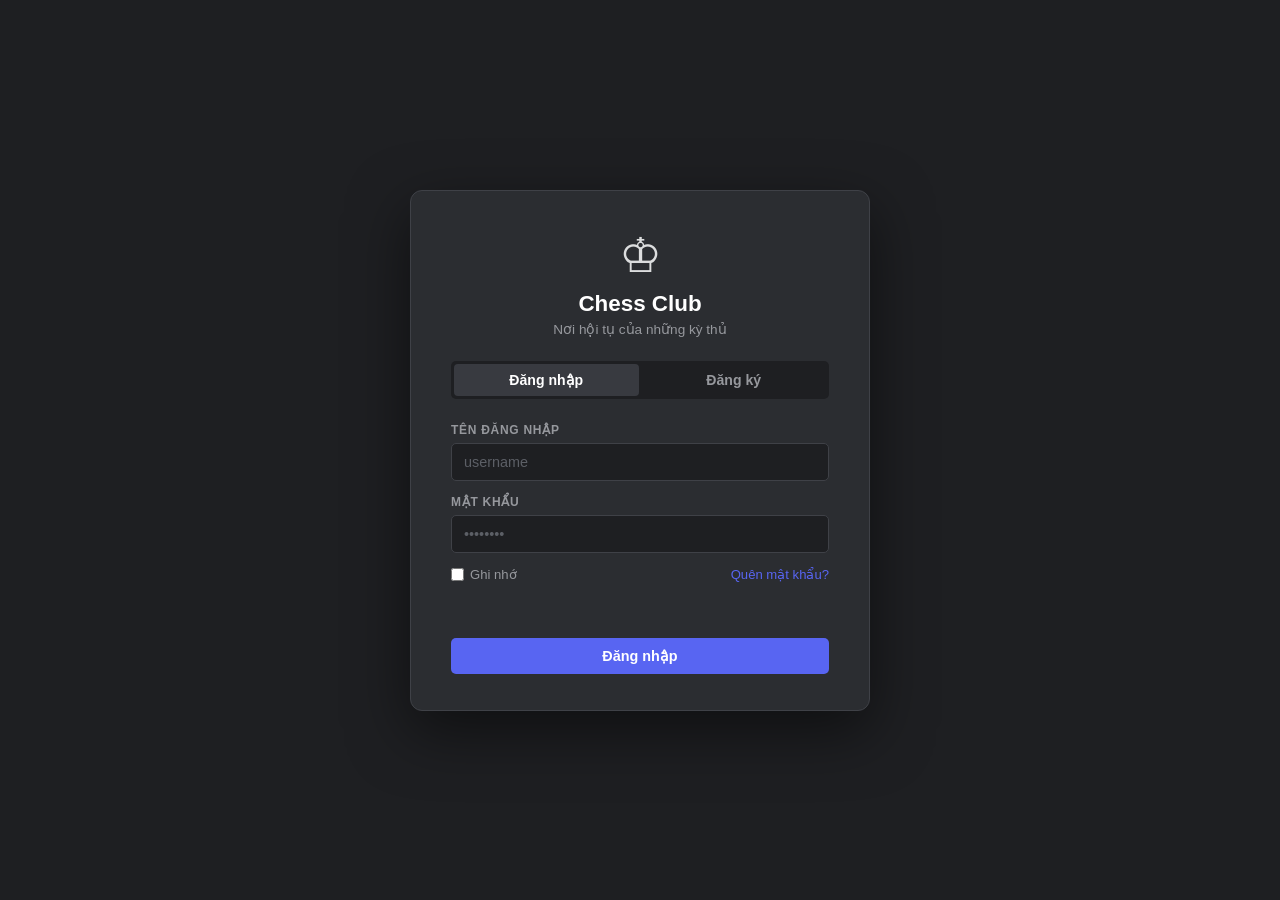
<file: index.html>
<!DOCTYPE html>
<html lang="vi">

<head>
    <meta charset="UTF-8" />
    <meta name="viewport" content="width=device-width, initial-scale=1.0" />
    <title>Chess Club – Đăng nhập</title>
    <link rel="stylesheet" href="./theme.css" />
    <link rel="stylesheet" href="./login.css" />
</head>

<body>
    <div class="auth-wrap">
        <div class="auth-box">
            <div class="auth-logo">♔</div>
            <h1 class="auth-title">Chess Club</h1>
            <p class="auth-sub">Nơi hội tụ của những kỳ thủ</p>

            <div class="auth-tabs">
                <button class="auth-tab active" onclick="switchTab('login',this)">Đăng nhập</button>
                <button class="auth-tab" onclick="switchTab('register',this)">Đăng ký</button>
            </div>

            <!-- LOGIN -->
            <div id="pane-login" class="auth-pane active">
                <div class="field">
                    <label>Tên đăng nhập</label>
                    <input id="l-user" type="text" placeholder="username" />
                </div>
                <div class="field">
                    <label>Mật khẩu</label>
                    <input id="l-pw" type="password" placeholder="••••••••"
                        onkeydown="if(event.key==='Enter')doLogin()" />
                </div>
                <div class="auth-row">
                    <label class="auth-check"><input type="checkbox" /> Ghi nhớ</label>
                    <a href="#" class="auth-link">Quên mật khẩu?</a>
                </div>
                <div class="auth-msg" id="l-msg"></div>
                <button class="btn btn-primary btn-full" onclick="doLogin()">Đăng nhập</button>
            </div>

            <!-- REGISTER -->
            <div id="pane-register" class="auth-pane">
                <div class="field-row">
                    <div class="field">
                        <label>Họ và tên</label>
                        <input id="r-name" type="text" placeholder="Nguyễn Văn A" />
                    </div>
                    <div class="field">
                        <label>Tên đăng nhập</label>
                        <input id="r-user" type="text" placeholder="chessmaster" />
                    </div>
                </div>
                <div class="field">
                    <label>Email</label>
                    <input id="r-email" type="email" placeholder="you@email.com" />
                </div>
                <div class="field">
                    <label>Mật khẩu</label>
                    <input id="r-pw" type="password" placeholder="••••••••" />
                </div>
                <div class="field">
                    <label>Xác nhận mật khẩu</label>
                    <input id="r-pw2" type="password" placeholder="••••••••"
                        onkeydown="if(event.key==='Enter')doRegister()" />
                </div>
                <div class="auth-msg" id="r-msg"></div>
                <button class="btn btn-primary btn-full" onclick="doRegister()">Tạo tài khoản</button>
            </div>
        </div>
    </div>

    <script src="./core.js"></script>
    <script>
        // Redirect if already logged in
        if (DB.getSession() && DB.getUser(DB.getSession())) {
            window.location.href = './lobby.html';
        }

        function switchTab(name, el) {
            document.querySelectorAll('.auth-pane').forEach(p => p.classList.remove('active'));
            document.querySelectorAll('.auth-tab').forEach(t => t.classList.remove('active'));
            document.getElementById('pane-' + name).classList.add('active');
            el.classList.add('active');
        }

        function setMsg(id, msg, ok) {
            const el = document.getElementById(id);
            el.textContent = msg;
            el.className = 'auth-msg ' + (ok ? 'ok' : 'err');
        }

        function doLogin() {
            const u = document.getElementById('l-user').value.trim();
            const p = document.getElementById('l-pw').value;
            if (!u || !p) return setMsg('l-msg', 'Vui lòng điền đầy đủ thông tin', false);
            const res = DB.login(u, p);
            if (!res.ok) return setMsg('l-msg', res.msg, false);
            DB.setSession(res.user.username);
            setMsg('l-msg', '✓ Đăng nhập thành công!', true);
            setTimeout(() => window.location.href = './lobby.html', 600);
        }

        function doRegister() {
            const name = document.getElementById('r-name').value.trim();
            const user = document.getElementById('r-user').value.trim();
            const email = document.getElementById('r-email').value.trim();
            const pw = document.getElementById('r-pw').value;
            const pw2 = document.getElementById('r-pw2').value;
            if (!name || !user || !email || !pw) return setMsg('r-msg', 'Vui lòng điền đầy đủ thông tin', false);
            if (pw !== pw2) return setMsg('r-msg', 'Mật khẩu không khớp', false);
            if (pw.length < 6) return setMsg('r-msg', 'Mật khẩu tối thiểu 6 ký tự', false);
            if (!/^[a-zA-Z0-9_]{3,20}$/.test(user)) return setMsg('r-msg', 'Tên đăng nhập chỉ gồm chữ, số, _ (3-20 ký tự)', false);
            const res = DB.register(user, email, pw, name);
            if (!res.ok) return setMsg('r-msg', res.msg, false);
            DB.setSession(user);
            setMsg('r-msg', '✓ Tạo tài khoản thành công!', true);
            setTimeout(() => window.location.href = './lobby.html', 600);
        }
    </script>
</body>

</html>
</file>
<file: theme.css>
/* ── CHESS CLUB · DARK THEME ── */
:root {
  --bg:        #1e1f22;
  --surface:   #2b2d31;
  --surface2:  #313338;
  --surface3:  #383a40;
  --border:    #3f4147;
  --accent:    #5865f2;
  --accent-h:  #4752c4;
  --accent-s:  #eb459e;
  --green:     #57f287;
  --yellow:    #fee75c;
  --red:       #ed4245;
  --orange:    #f5a623;
  --text:      #dcddde;
  --text-muted:#96989d;
  --text-dim:  #5c5f66;
  --white:     #ffffff;
  --radius:    8px;
  --radius-sm: 5px;
}

*, *::before, *::after { box-sizing: border-box; margin: 0; padding: 0; }

body {
  background: var(--bg);
  color: var(--text);
  font-family: 'gg sans', 'Noto Sans', Arial, sans-serif;
  font-size: 0.95rem;
  min-height: 100vh;
}

/* ── SCROLLBAR ── */
::-webkit-scrollbar { width: 6px; }
::-webkit-scrollbar-track { background: transparent; }
::-webkit-scrollbar-thumb { background: var(--border); border-radius: 3px; }
::-webkit-scrollbar-thumb:hover { background: var(--text-dim); }

/* ── NAVBAR ── */
.navbar {
  background: var(--surface);
  border-bottom: 1px solid var(--border);
  display: flex;
  align-items: center;
  padding: 0 24px;
  height: 52px;
  gap: 24px;
  position: sticky;
  top: 0;
  z-index: 50;
}
.brand {
  font-size: 1rem;
  font-weight: 800;
  color: var(--white);
  white-space: nowrap;
  letter-spacing: -0.02em;
}
.brand span { color: var(--accent); }

.nav-links { display: flex; gap: 4px; flex: 1; }
.nav-links a {
  color: var(--text-muted);
  text-decoration: none;
  font-size: 0.88rem;
  font-weight: 500;
  padding: 6px 12px;
  border-radius: var(--radius-sm);
  transition: all 0.15s;
}
.nav-links a:hover { color: var(--text); background: var(--surface3); }
.nav-links a.active { color: var(--white); background: var(--surface3); font-weight: 600; }

.nav-user { display: flex; align-items: center; gap: 10px; font-size: 0.83rem; }
.nav-elo {
  color: var(--yellow);
  font-weight: 700;
  font-size: 0.8rem;
  background: rgba(254,231,92,0.1);
  padding: 3px 8px;
  border-radius: 20px;
}
.nav-coin {
  color: #f5a623;
  font-weight: 700;
  font-size: 0.8rem;
  background: rgba(245,166,35,0.12);
  padding: 3px 8px;
  border-radius: 20px;
}
.nav-avatar {
  width: 32px; height: 32px;
  border-radius: 50%;
  background: var(--accent);
  color: var(--white);
  display: flex; align-items: center; justify-content: center;
  font-size: 0.72rem; font-weight: 700;
  cursor: pointer;
}
.nav-name { color: var(--text); font-weight: 600; }
.nav-logout {
  color: var(--text-muted);
  text-decoration: none;
  font-size: 0.8rem;
  padding: 5px 10px;
  border-radius: var(--radius-sm);
  border: 1px solid var(--border);
  transition: all 0.2s;
}
.nav-logout:hover { color: var(--red); border-color: var(--red); }

/* ── CARD ── */
.card {
  background: var(--surface);
  border: 1px solid var(--border);
  border-radius: var(--radius);
  padding: 20px;
}

/* ── BUTTONS ── */
.btn {
  padding: 10px 20px;
  border: none;
  border-radius: var(--radius-sm);
  font-size: 0.9rem;
  font-weight: 600;
  cursor: pointer;
  transition: all 0.15s;
  display: inline-flex;
  align-items: center;
  justify-content: center;
  gap: 6px;
}
.btn-primary { background: var(--accent); color: var(--white); }
.btn-primary:hover { background: var(--accent-h); }
.btn-secondary { background: var(--surface3); color: var(--text); border: 1px solid var(--border); }
.btn-secondary:hover { background: var(--border); }
.btn-danger { background: transparent; color: var(--red); border: 1px solid var(--red); }
.btn-danger:hover { background: var(--red); color: var(--white); }
.btn-full { width: 100%; }

/* ── FORM FIELDS ── */
.field { margin-bottom: 14px; }
.field label {
  display: block;
  font-size: 0.75rem;
  font-weight: 700;
  color: var(--text-muted);
  text-transform: uppercase;
  letter-spacing: 0.06em;
  margin-bottom: 6px;
}
.field input, .field select, .field textarea {
  width: 100%;
  background: var(--bg);
  border: 1px solid var(--border);
  border-radius: var(--radius-sm);
  padding: 10px 12px;
  color: var(--text);
  font-size: 0.9rem;
  font-family: inherit;
  outline: none;
  transition: border-color 0.2s;
}
.field input::placeholder, .field textarea::placeholder { color: var(--text-dim); }
.field input:focus, .field select:focus, .field textarea:focus {
  border-color: var(--accent);
}
.field select option { background: var(--surface2); }

/* ── BADGES ── */
.badge {
  display: inline-block;
  padding: 2px 8px;
  border-radius: 20px;
  font-size: 0.72rem;
  font-weight: 700;
}
.badge-green  { background: rgba(87,242,135,0.15); color: var(--green); }
.badge-orange { background: rgba(245,166,35,0.15);  color: var(--orange); }
.badge-gray   { background: var(--surface3); color: var(--text-muted); }
.badge-accent { background: rgba(88,101,242,0.2); color: #8891f7; }

/* ── TABLE ── */
.g-table { width: 100%; border-collapse: collapse; font-size: 0.87rem; }
.g-table thead tr { border-bottom: 1px solid var(--border); }
.g-table th {
  padding: 10px 12px;
  text-align: left;
  font-size: 0.72rem;
  color: var(--text-dim);
  font-weight: 700;
  text-transform: uppercase;
  letter-spacing: 0.05em;
}
.g-table td { padding: 11px 12px; border-bottom: 1px solid rgba(63,65,71,0.5); vertical-align: middle; }
.g-table tbody tr:last-child td { border-bottom: none; }
.g-table tbody tr:hover td { background: rgba(255,255,255,0.02); }

/* ── OVERLAY/MODAL ── */
.overlay {
  display: none;
  position: fixed; inset: 0;
  background: rgba(0,0,0,0.7);
  align-items: center;
  justify-content: center;
  z-index: 200;
  backdrop-filter: blur(4px);
}
.overlay.show { display: flex; }
.modal {
  background: var(--surface2);
  border: 1px solid var(--border);
  border-radius: var(--radius);
  padding: 28px 32px;
  text-align: center;
  min-width: 300px;
  box-shadow: 0 16px 48px rgba(0,0,0,0.5);
}
.modal-title { font-size: 1rem; font-weight: 700; color: var(--white); margin-bottom: 16px; }
</file>
<file: login.css>
.auth-wrap {
  min-height: 100vh;
  display: flex;
  align-items: center;
  justify-content: center;
  background: var(--bg);
  padding: 20px;
}
.auth-box {
  background: var(--surface);
  border: 1px solid var(--border);
  border-radius: 12px;
  padding: 36px 40px;
  width: 100%;
  max-width: 460px;
  box-shadow: 0 20px 60px rgba(0, 0, 0, 0.5);
  text-align: center;
}
.auth-logo {
  font-size: 3rem;
  margin-bottom: 8px;
}
.auth-title {
  font-size: 1.4rem;
  font-weight: 800;
  color: var(--white);
  margin-bottom: 4px;
}
.auth-sub {
  color: var(--text-muted);
  font-size: 0.85rem;
  margin-bottom: 24px;
}

.auth-tabs {
  display: flex;
  background: var(--bg);
  border-radius: var(--radius-sm);
  padding: 3px;
  gap: 3px;
  margin-bottom: 24px;
}
.auth-tab {
  flex: 1;
  padding: 8px;
  border: none;
  border-radius: 4px;
  background: transparent;
  color: var(--text-muted);
  font-size: 0.88rem;
  font-weight: 600;
  cursor: pointer;
  transition: all 0.2s;
}
.auth-tab.active {
  background: var(--surface3);
  color: var(--white);
}
.auth-tab:hover:not(.active) {
  color: var(--text);
}

.auth-pane {
  display: none;
  text-align: left;
}
.auth-pane.active {
  display: block;
}

.field-row {
  display: grid;
  grid-template-columns: 1fr 1fr;
  gap: 12px;
}

.auth-row {
  display: flex;
  justify-content: space-between;
  align-items: center;
  margin: 8px 0 16px;
  font-size: 0.82rem;
}
.auth-check {
  display: flex;
  align-items: center;
  gap: 6px;
  color: var(--text-muted);
  cursor: pointer;
}
.auth-link {
  color: var(--accent);
  text-decoration: none;
  font-size: 0.82rem;
}
.auth-link:hover {
  text-decoration: underline;
}

.auth-msg {
  font-size: 0.82rem;
  padding: 6px 10px;
  border-radius: 4px;
  margin-bottom: 12px;
  min-height: 28px;
}
.auth-msg.err {
  background: rgba(237, 66, 69, 0.15);
  color: var(--red);
}
.auth-msg.ok {
  background: rgba(87, 242, 135, 0.15);
  color: var(--green);
}
</file>
<file: game.css>
body {
  display: grid;
  grid-template-rows: 52px 1fr;
  grid-template-columns: 1fr 280px;
  min-height: 100vh;
}
.navbar { grid-column: 1/-1; }
.nav-center { flex: 1; text-align: center; font-size: 0.85rem; color: var(--text-muted); font-style: italic; }

.game-main {
  display: flex; flex-direction: column;
  align-items: center; justify-content: center;
  padding: 16px; gap: 8px;
}

/* Player bars */
.player-bar {
  width: 520px; display: flex; align-items: center; gap: 12px;
  padding: 10px 14px;
  background: var(--surface); border: 1px solid var(--border);
  border-radius: var(--radius);
}
.pbar-info { display: flex; align-items: center; gap: 10px; flex: 1; }
.pbar-av {
  width: 36px; height: 36px; border-radius: 50%;
  background: var(--surface3); color: var(--text);
  display: flex; align-items: center; justify-content: center;
  font-size: 0.72rem; font-weight: 700; flex-shrink: 0;
}
.pbar-av.me-av { background: var(--accent); color: var(--white); }
.pbar-name { font-weight: 700; font-size: 0.88rem; display: flex; align-items: center; gap: 6px; }
.pbar-elo  { font-size: 0.75rem; color: var(--text-muted); }
.color-dot { width: 9px; height: 9px; border-radius: 50%; border: 1px solid var(--border); display: inline-block; }
.color-dot.light { background: #f0d9b5; }
.color-dot.dark  { background: #333; border-color: #555; }
.captured { flex: 1; display: flex; flex-wrap: wrap; gap: 1px; font-size: 0.82rem; min-height: 18px; }

.clock {
  font-size: 1.45rem; font-weight: 700;
  font-variant-numeric: tabular-nums;
  color: var(--text-muted);
  background: var(--surface2);
  padding: 6px 14px; border-radius: var(--radius-sm);
  min-width: 78px; text-align: center;
  border: 1px solid var(--border);
  transition: all 0.3s;
}
.clock.active { background: var(--accent); color: var(--white); border-color: var(--accent); }
.clock.low { background: var(--red); color: var(--white); border-color: var(--red); animation: pulse 1s infinite; }
@keyframes pulse { 0%,100%{opacity:1} 50%{opacity:0.65} }

/* Board */
.board {
  display: grid;
  grid-template-columns: repeat(8,1fr);
  grid-template-rows: repeat(8,1fr);
  width: 520px; height: 520px;
  border: 2px solid var(--border);
  border-radius: 4px;
  overflow: hidden;
  box-shadow: 0 8px 32px rgba(0,0,0,0.4);
  user-select: none;
}
.sq { display: flex; align-items: center; justify-content: center; font-size: 2.6rem; cursor: pointer; position: relative; transition: background 0.08s; }
.sq.light { background: #f0d9b5; }
.sq.dark  { background: #b58863; }
.sq.selected  { background: #f6f669 !important; }
.sq.highlight { background: rgba(20,85,30,0.5) !important; }
.sq.highlight::after { content:''; position:absolute; width:32%; height:32%; border-radius:50%; background:rgba(0,0,0,0.2); }
.sq.highlight.has-piece::after { inset:0; width:auto; height:auto; border-radius:0; background:none; border:4px solid rgba(20,85,30,0.5); }
.sq.last-move { background: rgba(155,199,0,0.38) !important; }
.sq.in-check  { background: rgba(237,66,69,0.55) !important; }
.sq .coord { position:absolute; font-size:0.58rem; font-weight:700; opacity:0.55; line-height:1; }
.sq .coord.rank { bottom:2px; right:3px; }
.sq .coord.file { top:2px; left:3px; }
.sq.light .coord { color:#b58863; }
.sq.dark  .coord { color:#f0d9b5; }

/* Sidebar */
.game-side {
  background: var(--surface);
  border-left: 1px solid var(--border);
  display: flex; flex-direction: column;
  overflow: hidden;
}
.side-card { border-bottom: 1px solid var(--border); padding: 14px 16px; }
.side-label { font-size: 0.72rem; font-weight: 700; color: var(--text-dim); text-transform: uppercase; letter-spacing: 0.06em; margin-bottom: 10px; }
.move-list { display: grid; grid-template-columns: 24px 1fr 1fr; gap: 2px 4px; max-height: 200px; overflow-y: auto; font-size: 0.86rem; }
.move-empty { grid-column:1/-1; color: var(--text-dim); font-style: italic; font-size: 0.82rem; }
.move-num { color: var(--text-dim); font-size: 0.78rem; padding-top: 2px; }
.move-cell { padding: 2px 5px; border-radius: 3px; cursor: pointer; transition: background 0.15s; }
.move-cell:hover { background: var(--surface3); }

.chat-card { flex: 1; display: flex; flex-direction: column; }
.chat-msgs { flex: 1; overflow-y: auto; display: flex; flex-direction: column; gap: 5px; max-height: 150px; margin-bottom: 10px; }
.chat-msg { font-size: 0.8rem; line-height: 1.4; }
.chat-sys { color: var(--text-dim); font-style: italic; font-size: 0.76rem; }
.chat-sender { font-weight: 700; margin-right: 4px; }
.chat-me .chat-sender { color: var(--accent); }
.chat-opp .chat-sender { color: var(--red); }
.chat-row { display: flex; gap: 6px; }
.chat-row input { flex: 1; background: var(--bg); border: 1px solid var(--border); border-radius: var(--radius-sm); padding: 7px 10px; color: var(--text); font-size: 0.83rem; outline: none; }
.chat-row input:focus { border-color: var(--accent); }
.chat-row button { padding: 7px 12px; background: var(--accent); color: var(--white); border: none; border-radius: var(--radius-sm); font-size: 0.8rem; font-weight: 700; cursor: pointer; }

.game-actions { display: flex; gap: 8px; padding: 14px 16px; }
.game-actions .btn { flex: 1; font-size: 0.82rem; padding: 9px 6px; }

/* Promo */
.promo-opts { display: flex; gap: 10px; justify-content: center; }
.promo-btn {
  width: 58px; height: 58px; border: 1px solid var(--border); border-radius: var(--radius-sm);
  background: var(--surface3); font-size: 2.3rem; cursor: pointer;
  display: flex; align-items: center; justify-content: center; transition: all 0.15s;
}
.promo-btn:hover { border-color: var(--accent); background: rgba(88,101,242,0.15); }

/* Result */
.result-icon { font-size: 3.2rem; margin-bottom: 8px; }
.result-sub { color: var(--text-muted); font-size: 0.87rem; margin-top: 4px; }
.result-elo { margin-top: 10px; font-size: 1rem; font-weight: 700; }
</file>
<file: leaderboard.css>
.lb-main { max-width: 960px; margin: 24px auto; padding: 0 20px; display: flex; flex-direction: column; gap: 20px; }

.lb-header { display: flex; align-items: center; justify-content: space-between; flex-wrap: wrap; gap: 12px; }
.lb-header h1 { font-size: 1.3rem; font-weight: 800; color: var(--white); }
.lb-sub { color: var(--text-muted); font-size: 0.8rem; margin-top: 2px; }

.room-search {
  padding: 8px 12px; background: var(--surface); border: 1px solid var(--border);
  border-radius: var(--radius-sm); color: var(--text); font-size: 0.87rem;
  outline: none; width: 220px; transition: border-color 0.2s;
}
.room-search::placeholder { color: var(--text-dim); }
.room-search:focus { border-color: var(--accent); }

/* Podium */
.podium { display: flex; justify-content: center; align-items: flex-end; gap: 16px; }
.podium-item { display: flex; flex-direction: column; align-items: center; gap: 8px; flex: 1; max-width: 180px; }
.pod-av {
  width: 56px; height: 56px; border-radius: 50%;
  background: var(--surface3);
  color: var(--white);
  display: flex; align-items: center; justify-content: center;
  font-size: 1rem; font-weight: 800;
  border: 3px solid var(--border);
  position: relative;
}
.pod-medal { position: absolute; bottom: -6px; right: -6px; font-size: 1.1rem; }
.pod-name { font-weight: 700; font-size: 0.88rem; color: var(--white); text-align: center; }
.pod-elo  { font-size: 0.78rem; color: var(--text-muted); }
.pod-block {
  width: 100%; border-radius: 6px 6px 0 0;
  display: flex; align-items: center; justify-content: center;
  font-size: 1.4rem; font-weight: 900; color: rgba(255,255,255,0.2);
}
.pod-1 .pod-av   { border-color: #fee75c; }
.pod-2 .pod-av   { border-color: #c0c0c0; }
.pod-3 .pod-av   { border-color: #cd7f32; }
.pod-1 .pod-block { background: rgba(254,231,92,0.15); height: 90px; }
.pod-2 .pod-block { background: rgba(192,192,192,0.1); height: 70px; }
.pod-3 .pod-block { background: rgba(205,127,50,0.1);  height: 55px; }

/* Table cells */
.rank-cell { font-weight: 800; font-size: 1rem; }
.r1 { color: #fee75c; }
.r2 { color: #c0c0c0; }
.r3 { color: #cd7f32; }
.rme { color: var(--accent); }
.r-other { color: var(--text-dim); }

.p-cell { display: flex; align-items: center; gap: 8px; }
.p-av {
  width: 28px; height: 28px; border-radius: 50%;
  background: var(--surface3); color: var(--text);
  display: flex; align-items: center; justify-content: center;
  font-size: 0.65rem; font-weight: 700; flex-shrink: 0;
}
.p-av.me-av { background: var(--accent); color: var(--white); }
.you-tag {
  margin-left: 4px; font-size: 0.65rem;
  background: var(--accent); color: var(--white);
  padding: 1px 5px; border-radius: 10px; font-weight: 700;
}

.elo-val { font-weight: 700; color: var(--white); }
.elo-up   { color: var(--green); font-size: 0.72rem; margin-left: 3px; }
.elo-down { color: var(--red);   font-size: 0.72rem; margin-left: 3px; }

.wr-wrap { display: flex; align-items: center; gap: 8px; }
.wr-bar  { width: 70px; height: 4px; background: var(--surface3); border-radius: 2px; overflow: hidden; }
.wr-fill { height: 100%; background: var(--green); border-radius: 2px; }
.wr-txt  { font-size: 0.8rem; font-weight: 700; color: var(--text-muted); min-width: 34px; text-align: right; }

tr.my-row td { background: rgba(88,101,242,0.07); }

.empty-lb { padding: 40px; text-align: center; color: var(--text-muted); }

/* No users yet message */
.lb-empty { text-align: center; padding: 48px 20px; color: var(--text-muted); }
.lb-empty p { font-size: 0.9rem; margin-top: 8px; }
</file>
<file: live.css>
.live-main { max-width: 1100px; margin: 24px auto; padding: 0 20px; }
.live-header { margin-bottom: 24px; }
.live-header h1 { font-size: 1.4rem; font-weight: 800; color: var(--white); }
.live-sub { color: var(--text-muted); font-size: 0.85rem; margin-top: 4px; }

/* Room cards grid */
.rooms-grid { display: grid; grid-template-columns: repeat(auto-fill, minmax(300px, 1fr)); gap: 16px; }

.room-card {
  background: var(--surface);
  border: 1px solid var(--border);
  border-radius: var(--radius);
  overflow: hidden;
  cursor: pointer;
  transition: border-color 0.2s, transform 0.15s;
}
.room-card:hover { border-color: var(--accent); transform: translateY(-2px); }

.room-card-header {
  background: var(--surface2);
  padding: 10px 14px;
  display: flex; align-items: center; justify-content: space-between;
}
.room-card-title { font-weight: 700; font-size: 0.9rem; color: var(--white); }
.live-dot {
  width: 8px; height: 8px; border-radius: 50%; background: var(--red);
  animation: livePulse 1.5s infinite; display: inline-block; margin-right: 6px;
}
@keyframes livePulse { 0%,100%{opacity:1;transform:scale(1)} 50%{opacity:0.5;transform:scale(1.3)} }

.room-mini-board {
  display: grid;
  grid-template-columns: repeat(8, 1fr);
  grid-template-rows: repeat(8, 1fr);
  width: 100%;
  aspect-ratio: 1;
  pointer-events: none;
  overflow: hidden;
}
.mini-sq {
  width: 100%;
  aspect-ratio: 1;
  display: flex;
  align-items: center;
  justify-content: center;
  font-size: clamp(0.5rem, 1.4vw, 0.9rem);
  line-height: 1;
  overflow: hidden;
}
.mini-sq.light { background: #f0d9b5; }
.mini-sq.dark  { background: #b58863; }

.room-card-footer {
  padding: 10px 14px;
  display: flex; align-items: center; justify-content: space-between;
}
.bot-matchup { font-size: 0.82rem; color: var(--text-muted); }
.bet-count { font-size: 0.75rem; color: var(--yellow); }

/* Watch modal */
.watch-modal {
  background: var(--surface2);
  border: 1px solid var(--border);
  border-radius: var(--radius);
  width: 92vw; max-width: 960px;
  max-height: 90vh;
  overflow: hidden;
  display: flex; flex-direction: column;
  box-shadow: 0 20px 60px rgba(0,0,0,0.6);
}
.watch-header {
  background: var(--surface);
  border-bottom: 1px solid var(--border);
  padding: 12px 20px;
  display: flex; align-items: center; justify-content: space-between;
  flex-shrink: 0;
}
.watch-title { font-weight: 700; color: var(--white); font-size: 0.95rem; }
.watch-close { background: none; border: none; color: var(--text-muted); font-size: 1.1rem; cursor: pointer; padding: 4px 8px; border-radius: 4px; transition: all 0.15s; }
.watch-close:hover { background: var(--surface3); color: var(--white); }

.watch-body { display: flex; flex: 1; overflow: hidden; gap: 0; }

.watch-left {
  display: flex; flex-direction: column; align-items: center;
  padding: 16px; gap: 8px; flex-shrink: 0;
}
.watch-bar {
  width: 360px; display: flex; align-items: center; gap: 10px;
  padding: 8px 12px;
  background: var(--surface); border: 1px solid var(--border); border-radius: var(--radius-sm);
}
.watch-av {
  width: 32px; height: 32px; border-radius: 50%;
  background: var(--surface3); display: flex; align-items: center; justify-content: center;
  font-size: 1rem; flex-shrink: 0;
}
.bot-av { background: rgba(88,101,242,0.2); }
.watch-info { flex: 1; }
.watch-name { font-weight: 700; font-size: 0.85rem; color: var(--white); }
.watch-elo  { font-size: 0.72rem; color: var(--text-muted); }
.watch-cap  { font-size: 0.78rem; flex: 1; display: flex; flex-wrap: wrap; gap: 1px; min-height: 16px; }
.watch-clock {
  font-size: 1.1rem; font-weight: 700; font-variant-numeric: tabular-nums;
  color: var(--text-muted); background: var(--surface2);
  padding: 4px 10px; border-radius: 4px; min-width: 60px; text-align: center;
  border: 1px solid var(--border);
}
.watch-clock.active { background: var(--accent); color: var(--white); border-color: var(--accent); }
.watch-clock.low { background: var(--red); color: var(--white); border-color: var(--red); animation: pulse 1s infinite; }
@keyframes pulse { 0%,100%{opacity:1} 50%{opacity:0.6} }

.watch-board {
  display: grid;
  grid-template-columns: repeat(8, 1fr);
  grid-template-rows: repeat(8, 1fr);
  width: 360px;
  height: 360px;
  flex-shrink: 0;
  border: 2px solid var(--border);
  border-radius: 3px;
  overflow: hidden;
}
.wsq {
  width: 100%;
  height: 100%;
  display: flex;
  align-items: center;
  justify-content: center;
  font-size: 1.7rem;
  line-height: 1;
  position: relative;
  transition: background 0.12s;
  overflow: hidden;
}
.wsq.light { background: #f0d9b5; }
.wsq.dark  { background: #b58863; }
.wsq.wlast { background: rgba(155,199,0,0.4) !important; }
.wsq.wcheck{ background: rgba(237,66,69,0.5) !important; }

/* Right panel */
.watch-right {
  flex: 1; display: flex; flex-direction: column;
  border-left: 1px solid var(--border); overflow-y: auto;
}

/* Bet panel */
.bet-panel { padding: 16px; border-bottom: 1px solid var(--border); }
.bet-title { font-weight: 700; color: var(--white); font-size: 0.9rem; margin-bottom: 8px; }
.bet-balance { font-size: 0.82rem; color: var(--text-muted); margin-bottom: 12px; }
.bet-bots { display: flex; gap: 8px; margin-bottom: 12px; }
.bet-bot {
  flex: 1; padding: 10px 8px; border-radius: var(--radius-sm);
  border: 1px solid var(--border); background: var(--surface3);
  color: var(--text); font-size: 0.82rem; font-weight: 600; cursor: pointer;
  transition: all 0.15s; display: flex; flex-direction: column; align-items: center; gap: 2px;
}
.bet-bot:hover { border-color: var(--accent); }
.bet-bot.active { border-color: var(--accent); background: rgba(88,101,242,0.2); color: var(--white); }
.bet-bot:disabled { opacity: 0.4; cursor: not-allowed; }
.bet-odds { font-size: 0.72rem; color: var(--green); }

.bet-input-row { display: flex; align-items: center; gap: 8px; margin-bottom: 8px; }
.bet-input-row input {
  flex: 1; background: var(--bg); border: 1px solid var(--border);
  border-radius: var(--radius-sm); padding: 8px 10px; color: var(--text);
  font-size: 0.9rem; outline: none;
}
.bet-input-row input:focus { border-color: var(--accent); }
.bet-win-preview { font-size: 0.8rem; color: var(--green); white-space: nowrap; }

.bet-presets { display: flex; gap: 5px; margin-bottom: 10px; flex-wrap: wrap; }
.bet-presets button {
  padding: 4px 10px; border-radius: 20px;
  border: 1px solid var(--border); background: var(--surface3);
  color: var(--text-muted); font-size: 0.75rem; font-weight: 600; cursor: pointer; transition: all 0.15s;
}
.bet-presets button:hover { border-color: var(--accent); color: var(--text); }

.bet-result {
  margin-top: 10px; font-size: 0.85rem; font-weight: 700;
  min-height: 20px; text-align: center;
}
.bet-result.win  { color: var(--green); }
.bet-result.lose { color: var(--red); }
.bet-result.locked { color: var(--yellow); }

/* Move list */
.watch-moves { padding: 12px 16px; border-bottom: 1px solid var(--border); }
.side-label { font-size: 0.7rem; font-weight: 700; color: var(--text-dim); text-transform: uppercase; letter-spacing: 0.06em; margin-bottom: 8px; }
.move-list { display: grid; grid-template-columns: 22px 1fr 1fr; gap: 1px 3px; max-height: 120px; overflow-y: auto; font-size: 0.82rem; }
.move-empty { grid-column:1/-1; color: var(--text-dim); font-style: italic; }
.move-num { color: var(--text-dim); font-size: 0.75rem; }
.move-cell { padding: 1px 4px; border-radius: 2px; }
.move-cell:hover { background: var(--surface3); }

/* Chat */
.watch-chat { padding: 12px 16px; flex: 1; }
.chat-msgs { display: flex; flex-direction: column; gap: 4px; max-height: 120px; overflow-y: auto; }
.chat-msg { font-size: 0.78rem; line-height: 1.4; color: var(--text-muted); }
.chat-msg b { color: var(--text); }
.chat-msg.sys { color: var(--text-dim); font-style: italic; }
</file>
<file: lobby.css>
.lobby-main {
  display: grid;
  grid-template-columns: 260px 1fr;
  gap: 20px;
  max-width: 1120px;
  margin: 24px auto;
  padding: 0 20px;
  align-items: start;
}
.lobby-side { display: flex; flex-direction: column; gap: 16px; }
.side-title { font-size: 0.78rem; font-weight: 700; color: var(--text-muted); text-transform: uppercase; letter-spacing: 0.06em; margin-bottom: 14px; }

.time-grid { display: grid; grid-template-columns: repeat(3,1fr); gap: 6px; margin-bottom: 12px; }
.time-btn {
  padding: 8px 4px; border-radius: var(--radius-sm);
  border: 1px solid var(--border);
  background: var(--surface2); color: var(--text-muted);
  font-size: 0.8rem; font-weight: 600; cursor: pointer;
  transition: all 0.15s;
}
.time-btn:hover { border-color: var(--accent); color: var(--text); }
.time-btn.active { background: var(--accent); color: var(--white); border-color: var(--accent); }

.lobby-content { display: flex; flex-direction: column; gap: 14px; }
.room-header {
  display: flex; align-items: center; justify-content: space-between; gap: 12px;
}
.room-header h2 { font-size: 0.95rem; font-weight: 700; color: var(--white); display: flex; align-items: center; gap: 8px; }
.room-search {
  padding: 8px 12px; background: var(--surface); border: 1px solid var(--border);
  border-radius: var(--radius-sm); color: var(--text); font-size: 0.87rem;
  outline: none; width: 200px; transition: border-color 0.2s;
}
.room-search:focus { border-color: var(--accent); }
.room-search::placeholder { color: var(--text-dim); }

/* Room rows */
.lock-icon { color: var(--text-dim); font-size: 0.78rem; margin-left: 4px; }
.host-av {
  width: 26px; height: 26px; border-radius: 50%;
  background: var(--accent); color: var(--white);
  display: inline-flex; align-items: center; justify-content: center;
  font-size: 0.65rem; font-weight: 700; margin-right: 6px;
  vertical-align: middle;
}

.btn-join {
  padding: 5px 14px; border-radius: var(--radius-sm);
  border: 1px solid var(--accent);
  background: transparent; color: var(--accent);
  font-size: 0.8rem; font-weight: 700; cursor: pointer;
  transition: all 0.15s; white-space: nowrap;
}
.btn-join:hover:not(:disabled) { background: var(--accent); color: var(--white); }
.btn-join:disabled { border-color: var(--border); color: var(--text-dim); cursor: not-allowed; }

.bot-row td { color: var(--text-muted); }
.bot-row .btn-join { border-color: var(--green); color: var(--green); }
.bot-row .btn-join:hover { background: var(--green); color: #000; }

/* Find modal */
.find-spinner {
  font-size: 3rem; display: block; margin-bottom: 16px;
  animation: spin 1.2s linear infinite;
}
@keyframes spin { from{transform:rotate(0)} to{transform:rotate(360deg)} }
.find-sub { color: var(--text-muted); font-size: 0.85rem; margin-bottom: 20px; }
</file>
